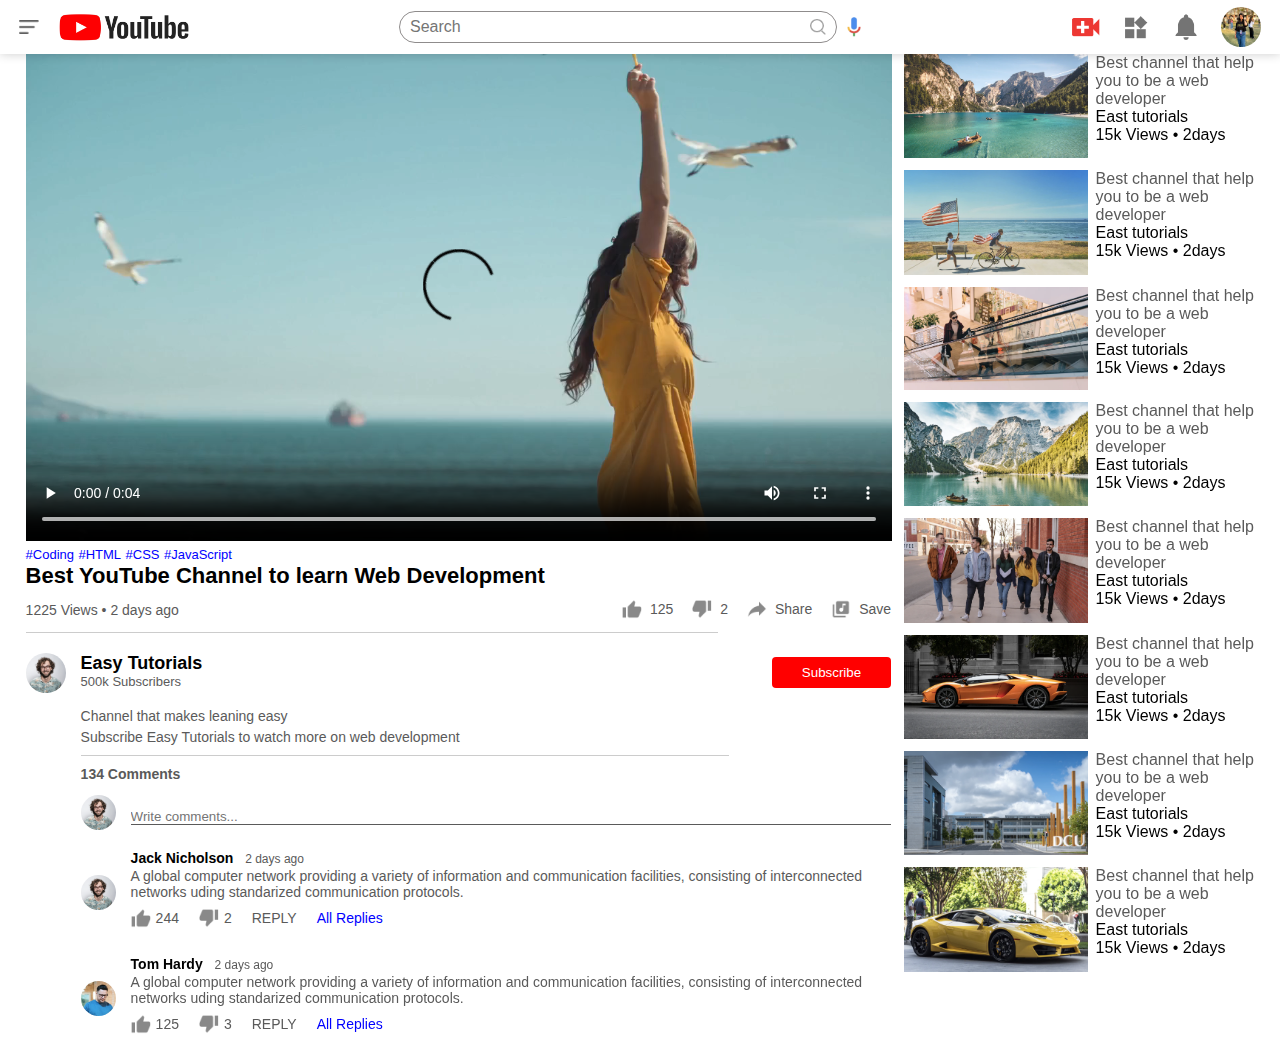
<file: playVideo.html>
<!DOCTYPE html>
<html lang="en">
<head>
    <meta charset="UTF-8">
    <meta name="viewport" content="width=device-width, initial-scale=1.0">
    <title>Play Video - Easy Tutorials YouTube Channel</title>
    <link rel="stylesheet" href="style.css">
</head>
<body>
    <nav class="nav-bar">
        <div class="left">
            <img class="menu-img" src="images/menu.png" alt="">
            <img id="Youtube-logo" src="images/YouTube-Logo-2017-present.jpg" alt="">
        </div>

        <div class="middle">
            <div class="search-box">
                <input type="text" id="search" placeholder="Search">
                <img src="images/search.png" alt="" id="search-logo">
            </div>
            <div class="mic-icon">
                <img src="images/voice-search.png" alt="">
            </div>
        </div>
        <div class="right">
            <img src="images/upload.png" alt="">
            <img src="images/more.png" alt="">
            <img src="images/notification.png" alt="">
            <img id="Harshita" src="images/HarshitaJaiswal.jpg" alt="">
        </div>
    </nav>

    <div class="container play-container">
        <div class="row">
            <div class="play-video">
                <video controls autoplay>
                    <source src="images/video.mp4" type="video/mp4">
                </video>
                <div class="tags">
                    <a href="">#Coding</a>
                    <a href="">#HTML</a>
                    <a href="">#CSS</a>
                    <a href="">#JavaScript</a>
                </div>
                <h3>Best YouTube Channel to learn Web Development</h3>
                <div class="play-video-info">
                    <p>1225 Views &bull; 2 days ago</p>
                    <div>
                        <a href="">
                            <img src="images/like.png" alt="">
                            125
                        </a>
                        <a href=""><img src="images/dislike.png" alt="">
                            2
                        </a>
                        <a href=""><img src="images/share.png" alt="">
                            Share
                        </a>
                        <a href=""><img src="images/save.png" alt="">
                            Save
                        </a>
                    </div>
                </div>
                <hr>
                <div class="publisher">
                    <img src="images/Jack.png" alt="">
                    <div>
                        <p>Easy Tutorials</p>
                        <span>500k Subscribers</span> <!--The <span> tag is an inline container used to mark up a part of a text, or a part of a document. -->
                    </div>
                    <button type="button">Subscribe</button>
                </div>
                <div class="vid-description">
                    <p>Channel that makes leaning easy</p>
                    <p>Subscribe Easy Tutorials to watch more on web development</p>
                    <hr>
                    <h4>134 Comments</h4>
                    <div class="add-comment">
                        <img src="images/Jack.png" alt="">
                        <input type="text" placeholder="Write comments...">
                    </div>
                    <div class="old-comments">
                        <img src="images/Jack.png" alt="">
                        <div>
                            <h3>Jack Nicholson <span>2 days ago</span></h3>
                            <p>A global computer network providing a variety of information and communication facilities, consisting of interconnected networks uding standarized communication protocols.</p>
                            <div class="comment-action">
                                <img src="images/like.png" alt="">
                                <span>244</span>
                                <img src="images/dislike.png" alt="">
                                <span>2</span>
                                <span>REPLY</span>
                                <a href="">All Replies</a>
                            </div>
                        </div>
                    </div>
                    <div class="old-comments">
                        <img src="images/tom.png" alt="">
                        <div>
                            <h3>Tom Hardy <span>2 days ago</span></h3>
                            <p>A global computer network providing a variety of information and communication facilities, consisting of interconnected networks uding standarized communication protocols.</p>
                            <div class="comment-action">
                                <img src="images/like.png" alt="">
                                <span>125</span>
                                <img src="images/dislike.png" alt="">
                                <span>3</span>
                                <span>REPLY</span>
                                <a href="">All Replies</a>
                            </div>
                        </div>
                    </div>
                </div>
            </div>
            <div class="right-sidebar">
                <div class="side-video-list">
                    <a href="" class="small-thumbnail"><img src="images/thumbnail1.png" alt=""></a>
                    <div class="vid-info">
                        <a href="">Best channel that help you to be a web developer</a>
                        <p>East tutorials</p>
                        <p>15k Views &bull; 2days</p>
                    </div>
                </div>
                <div class="side-video-list">
                    <a href="" class="small-thumbnail"><img src="images/thumbnail2.png" alt=""></a>
                    <div class="vid-info">
                        <a href="">Best channel that help you to be a web developer</a>
                        <p>East tutorials</p>
                        <p>15k Views &bull; 2days</p>
                    </div>
                </div>
                <div class="side-video-list">
                    <a href="" class="small-thumbnail"><img src="images/thumbnail3.png" alt=""></a>
                    <div class="vid-info">
                        <a href="">Best channel that help you to be a web developer</a>
                        <p>East tutorials</p>
                        <p>15k Views &bull; 2days</p>
                    </div>
                </div>
                <div class="side-video-list">
                    <a href="" class="small-thumbnail"><img src="images/thumbnail4.png" alt=""></a>
                    <div class="vid-info">
                        <a href="">Best channel that help you to be a web developer</a>
                        <p>East tutorials</p>
                        <p>15k Views &bull; 2days</p>
                    </div>
                </div>
                <div class="side-video-list">
                    <a href="" class="small-thumbnail"><img src="images/thumbnail5.png" alt=""></a>
                    <div class="vid-info">
                        <a href="">Best channel that help you to be a web developer</a>
                        <p>East tutorials</p>
                        <p>15k Views &bull; 2days</p>
                    </div>
                </div>
                <div class="side-video-list">
                    <a href="" class="small-thumbnail"><img src="images/thumbnail6.png" alt=""></a>
                    <div class="vid-info">
                        <a href="">Best channel that help you to be a web developer</a>
                        <p>East tutorials</p>
                        <p>15k Views &bull; 2days</p>
                    </div>
                </div>
                <div class="side-video-list">
                    <a href="" class="small-thumbnail"><img src="images/thumbnail7.png" alt=""></a>
                    <div class="vid-info">
                        <a href="">Best channel that help you to be a web developer</a>
                        <p>East tutorials</p>
                        <p>15k Views &bull; 2days</p>
                    </div>
                </div>
                <div class="side-video-list">
                    <a href="" class="small-thumbnail"><img src="images/thumbnail8.png" alt=""></a>
                    <div class="vid-info">
                        <a href="">Best channel that help you to be a web developer</a>
                        <p>East tutorials</p>
                        <p>15k Views &bull; 2days</p>
                    </div>
                </div>
            </div>
        </div>
    </div>
</body>
</html>
</file>
<file: style.css>
*{
    margin: 0px;
    padding: 0px;
    box-sizing: border-box;
    font-family: sans-serif;
}

a{
    text-decoration: none;
    color: #5a5a5a;
}

img{
    cursor: pointer;
}

#Harshita{
    height: 40px;
    width: 40px;
    margin-right: 0px;
    border-radius: 50%;
}

.nav-bar{
    display: flex;
    justify-content: space-between;
    align-items: center;
    background-color: white;
    padding: 7px 1.5%;
    position: sticky;
    top: 0px;
    box-shadow: 0px 0px 10px rgba(0, 0, 0, 0.2);
    z-index: 1;
}

.right img{
    width: 30px;
    margin-right: 20px;
}

.right{
    display: flex;
    align-items: center;
}

.menu-img{
    width: 20px;
    margin-right: 20px;
}

#Youtube-logo
{
    width: 130px;
    height: 30px;
}

.left{
    display: flex;
    align-items: center;
}

.middle
{
    display: flex;
    align-items: center;
}

.mic-icon{
    display: flex;
    align-items: center;
}

.mic-icon img{
    width: 14px;
}

.search-box{
    display: flex;
    align-items: center;
    border: 1px solid #8f8c8c;
    border-radius: 25px;
    margin-right: 10px;
    height: 32px;
}
.search-box:hover{
    border: 2px solid black;
}
#search{
    border: none;
    outline: none;
    width: 400px;
    height: 20px;
    font-size: 16px;
    margin-left: 10px;
    color: black;
}
#search-logo{
    width: 26px;
    padding-right: 10px;
    color: black;
}

.left-pannel{
    width: 15%;
    height: 100vh;
    padding-left: 1.5%;
    padding-top: 80px;
    background-color: white;
    position: fixed;
    top: 0px;
}

.shortcut-links a img{
    width: 20px;
    margin-right: 20px;
}

.shortcut-links a{
    display: flex;
    align-items: center;
    margin-bottom: 20px;
    width: fit-content;
    flex-wrap: wrap;
}

#Home-text{
    color: red;
}

hr{
    border: 0px;
    width: 80%;
    height: 1px;
    background-color: #ccc;
}
.subscribed-channel p:first-child{
    font-size: 13px;
    margin-top: 20px;
    color: #5a5a5a;
    font-weight: bold;
    margin-bottom: 20px;
}

.subscribed-channel a{
    display: flex;
    align-items: center;
    margin-bottom: 20px;
    width: fit-content;
    flex-wrap: wrap;
}

.subscribed-channel img{
    width: 25px;
    margin-right: 20px;
    border-radius: 50%;
}

.small-sidebar{  /* When toggle menu-icon */
    width: 5%;
}

.small-sidebar a p{
    display: none;
}
.small-sidebar div p{
    display: none;
}
.small-sidebar div hr{
    margin-bottom: 20px;
    width: 50%;
}

.main-body{
    margin-left: 16.5%;
    margin-top: 20px;
    margin-bottom: 20px;
    margin-right: 1.5%;
}
.New-main-body{
    margin-left: 6.5%;
}
.banner{
    width: 100%;
}
.banner img{
    width: 100%;
    border-radius: 10px;
}

.vedio-section{
    display: grid;
    grid-template-columns: repeat(auto-fit,minmax(250px,1fr));
    grid-column-gap: 30px;
    grid-row-gap: 15px;
    margin-top: 10px;
}

.vedio a img{
    width: 100%;
    margin-bottom: 5px;
    border-radius:5px;
}
.vedio-info img
{
    width: 30px;
    border-radius: 50%;
    margin-right: 10px;
}
.vedio-info{
    display: flex;
    align-items: flex-start;
}
.vedio-info-text a{
    color: black;
    font-weight: 600;
    display: block;
    margin-bottom: 5px;
}
.vedio-info-text p{
    color: #5a5a5a;
}

.play-container{
    padding-left: 2%;
}
.row{
    display: flex;
    justify-content: space-between;
    flex-wrap: wrap;
}
.play-video{
    flex-basis: 69%;
}
.right-sidebar{
    flex-basis: 30%;
}
.play-video video{
    width: 100%;
}
.side-video-list{
    display: flex;
    justify-content: space-between;
    margin-bottom: 8px;
}
.side-video-list img{
    width: 100%;
}
.side-video-list .small-thumbnail{
    flex-basis: 49%;
}
.side-video-list .vid-info{
    flex-basis: 49%;
    /* so that there i 2% space between thumbnail and info */
}
.play-video .tags a{
    color: #0000ff;
    font-size: 13px;
}
.play-video h3{
    font-weight: 600;
    font-size: 22px;
}
.play-video .play-video-info{
    display: flex;
    align-items: center;
    justify-content: space-between;
    flex-wrap: wrap;
    margin-top: 10px;
    font-size: 14px;
    color:#5a5a5a;
}
.play-video .play-video-info a img{
    width: 20px;
    margin-right: 8px;
}
.play-video .play-video-info a{
    display: inline-flex; /*It makes the flex container display inline. */
    align-items: center;
    margin-left: 15px;
}
.play-video hr{
    border: 0;
    height: 1px;
    background: #ccc;
    margin:10px 0;
}
.publisher{
    display: flex;
    align-items: center;
    margin-top: 20px;
}
.publisher div{
    flex: 1;
    line-height: 18px;
}
.publisher img{
    width:40px;
    border-radius:50% ;
    margin-right: 15px;
}
.publisher div p{
    color: #000;
    font-weight: 600;
    font-size: 18px;
}
.publisher div span{
    font-size: 13px;
    color: #5a5a5a;
}
.publisher button{
    background: red;
    color: #fff; /* text color */
    padding: 8px 30px;
    border: 0;
    outline: 0;
    border-radius: 4px;
    cursor: pointer;
}
.vid-description{
    padding-left: 55px;
    margin: 15px 0;
}
.vid-description p{
    font-size: 14px;
    margin-bottom: 5px;
    color: #5a5a5a;
}
.vid-description h4{
    font-size: 14px;
    color: #5a5a5a;
    margin: top 15px;
}
.add-comment{
    display: flex;
    align-items: center;
    margin:13px 0;
}
.add-comment img{
    width:35px;
    border-radius: 50%;
    margin-right: 15px;
}
.add-comment input{
    border:0 ;
    outline: 0;
    border-bottom: 1px solid #5a5a5a;
    width: 100%;
    padding-top: 10px;
    background: transparent;
}
.old-comments{
    display: flex;
    align-items: center;
    margin: 20px 0;
}
.old-comments img{
    width: 35px;
    border-radius: 50%;
    margin-right: 15px;
}
.old-comments h3{
    font-size: 14px;
    margin-bottom: 2px;
}
.old-comments h3 span{
    font-size: 12px;
    color: #5a5a5a;
    font-weight: 500;
    margin-left: 8px;
}
.old-comments .comment-action{
    display: flex;
    align-items: center;
    margin: 8px 0;
    font-size: 14px;
}
.old-comments .comment-action img{
    border-radius: 0;
    width: 20px;
    margin-right: 5px;
}
.old-comments .comment-action span{
    margin-right: 20px;
    color: #5a5a5a;
}
.old-comments .comment-action a{
    color: #0000ff;
}
@media (max-width:900px){
    .play-video{
        flex-basis: 100%;
    }
    .right-sidebar{
        flex-basis: 100%;
    }
    .play-container{
        padding-left: 5%;
    }
    .vid-description{
        padding-left: 0;
    }
    .play-video .play-video-info a{
        margin-left: 0;
        margin-right: 15px;
        margin-top: 15px;
    }
}
</file>
